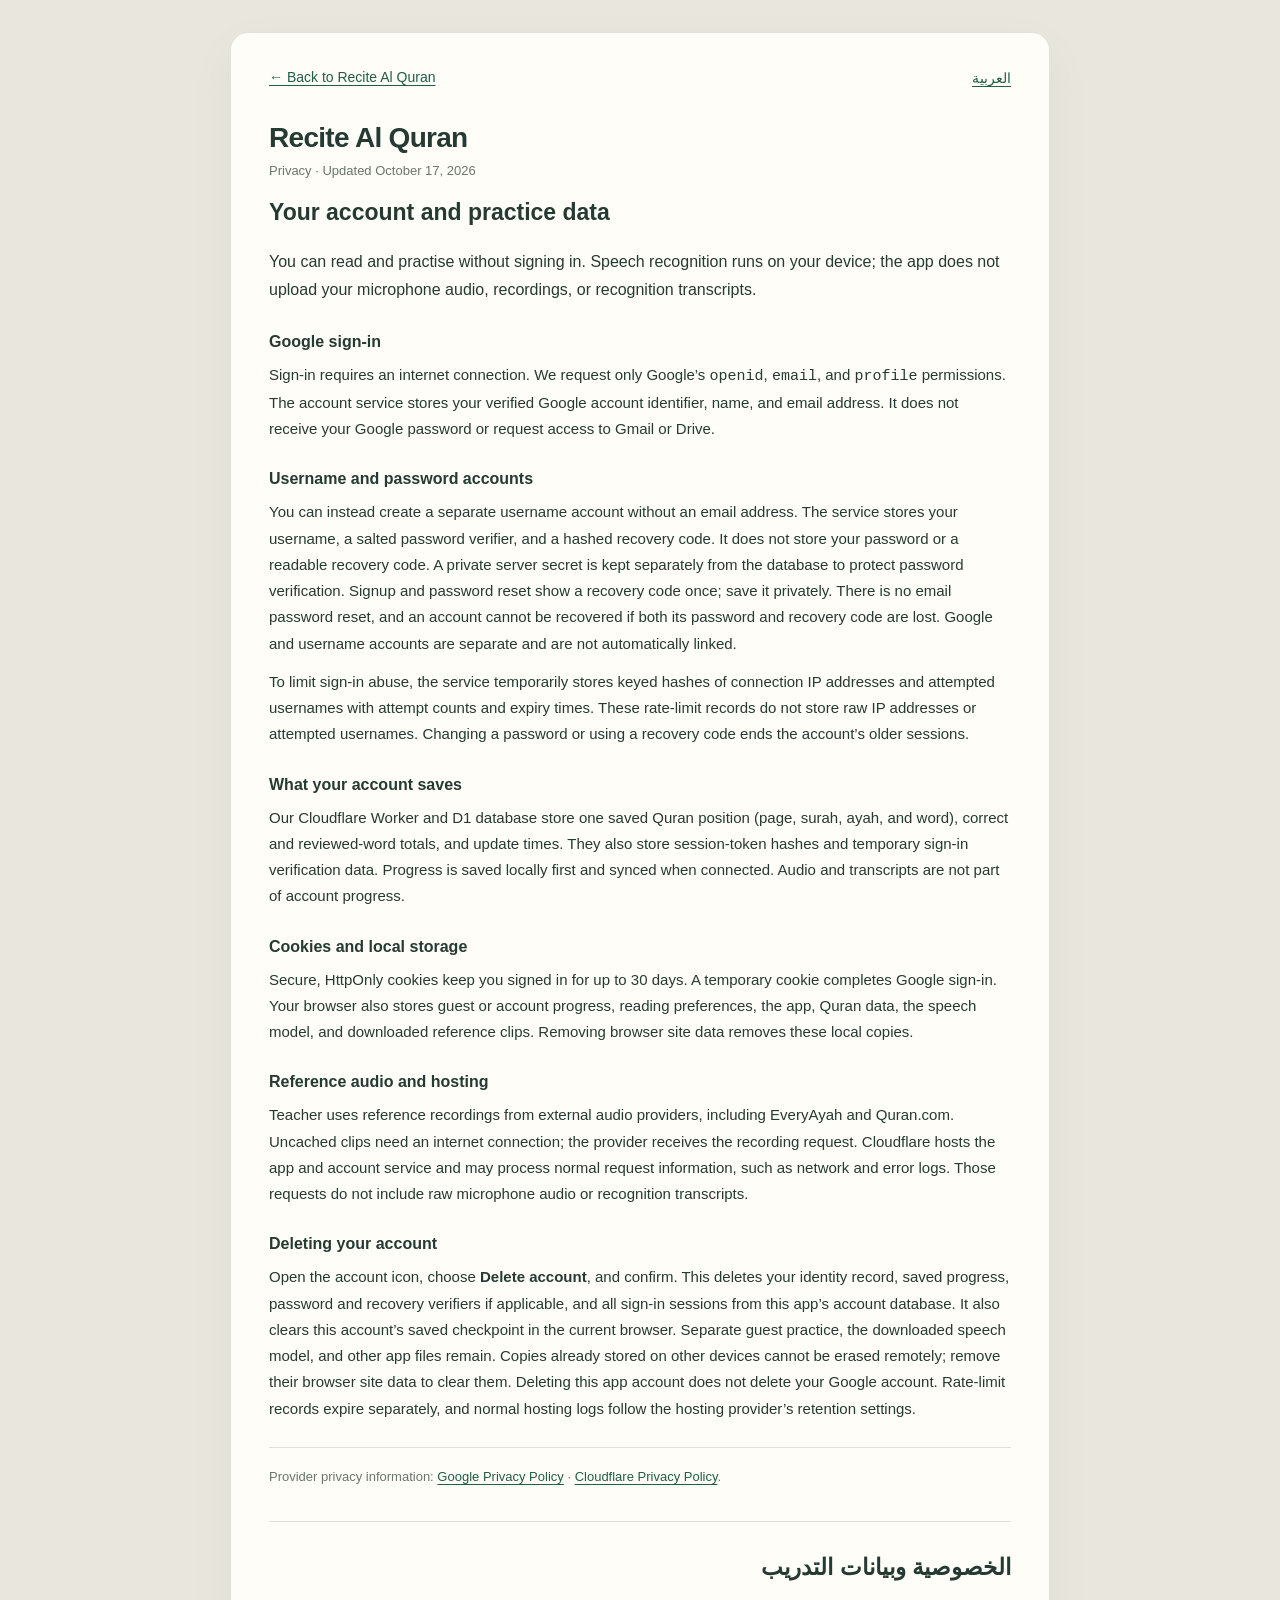
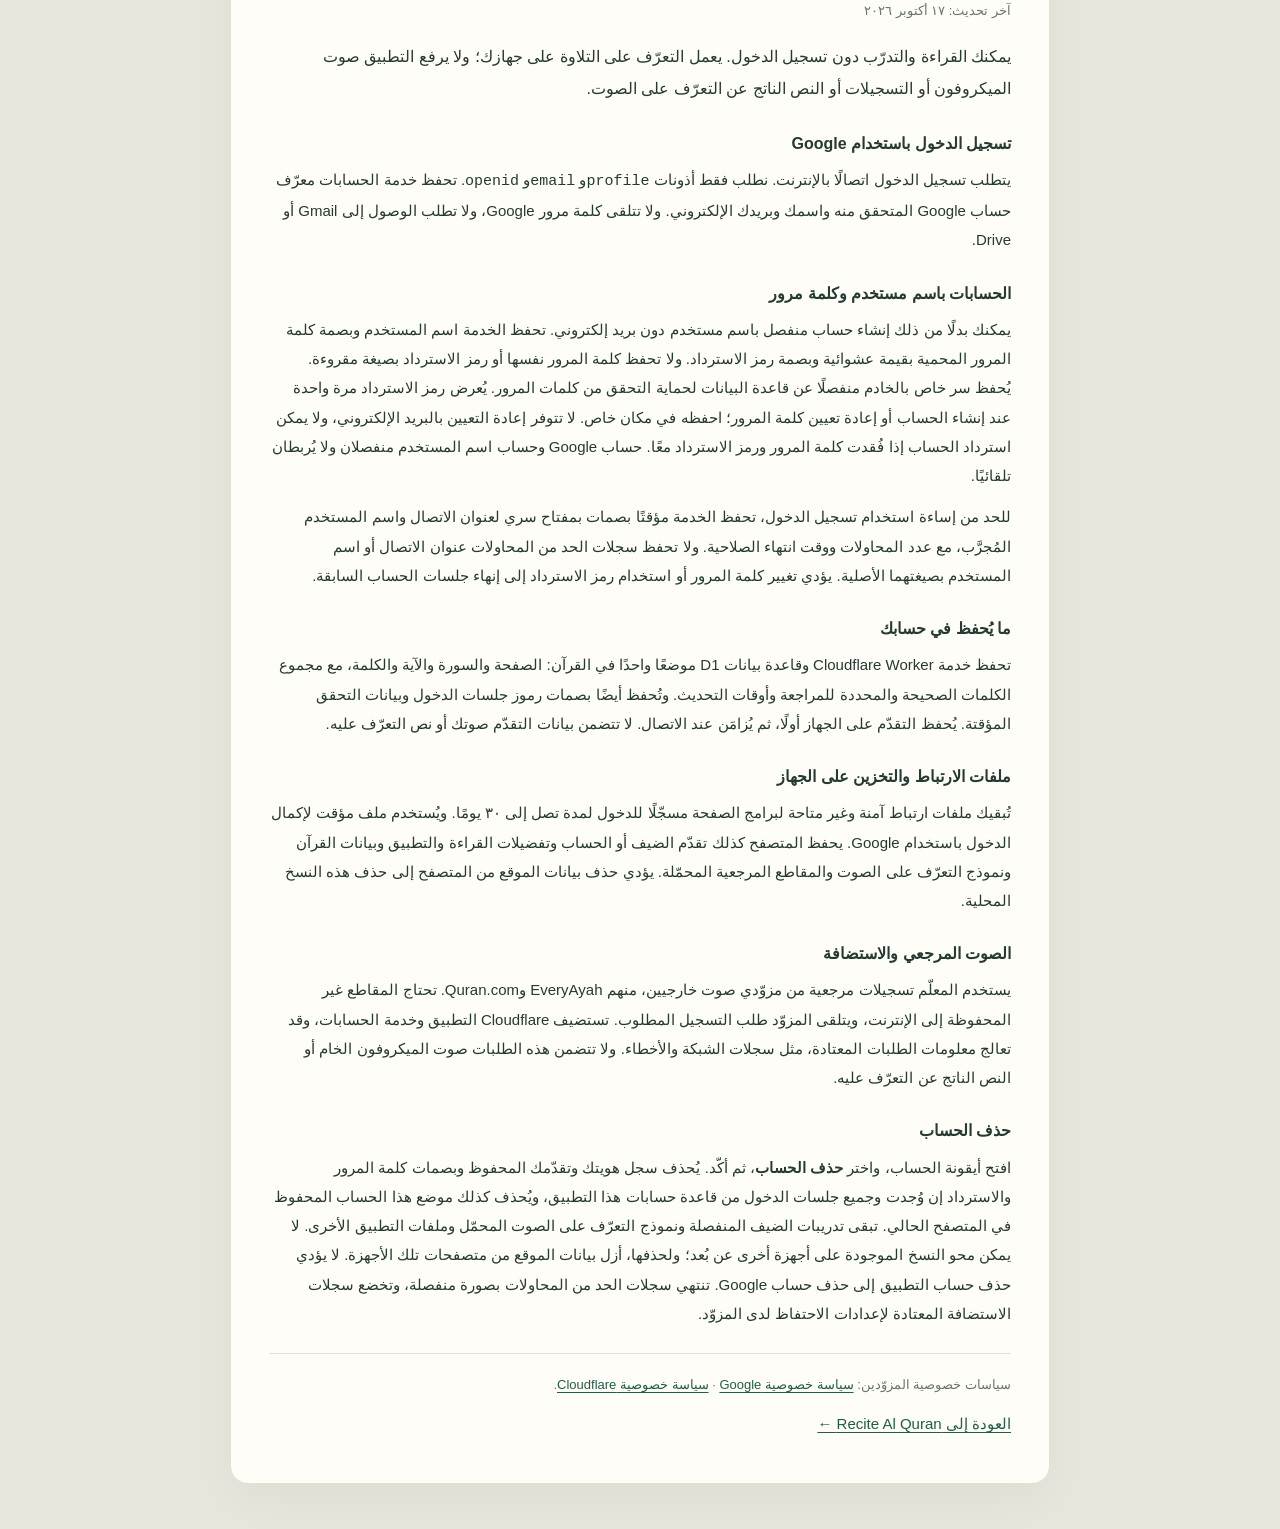
<file: public/privacy.html>
<!doctype html>
<html lang="en">
<head>
  <meta charset="utf-8">
  <meta name="viewport" content="width=device-width, initial-scale=1">
  <meta name="color-scheme" content="light dark">
  <meta name="description" content="How Recite Al Quran handles sign-in, saved progress, local speech recognition, and browser storage.">
  <title>Privacy · Recite Al Quran</title>
  <style>
    :root{font-family:"Segoe UI",Tahoma,sans-serif;color:#253a32;background:#e9e6dd;--paper:#fffdf8;--muted:#69766c;--border:#dce3d8;--green:#215d49;line-height:1.75;color-scheme:light}
    *{box-sizing:border-box}body{margin:0;padding:32px 20px 48px}main{max-width:820px;margin:auto;background:var(--paper);padding:32px 38px;border:1px solid var(--border);border-radius:18px;box-shadow:0 16px 50px #172c1d0b}a{color:var(--green);text-underline-offset:3px}a:focus-visible{outline:3px solid #b89f62;outline-offset:4px}nav{display:flex;justify-content:space-between;gap:16px;flex-wrap:wrap;font-size:14px}h1{font-size:28px;line-height:1.25;font-weight:650;letter-spacing:-.7px;margin:28px 0 5px}h2{font-size:23px;font-weight:600;line-height:1.5;margin:0 0 14px}h3{font-size:16px;font-weight:650;margin:23px 0 6px}p{font-size:15px;margin:0 0 12px}.date,.providers{font-size:13px;color:var(--muted)}.intro{font-size:16px;margin:18px 0 24px}section{scroll-margin-top:24px}section+section{border-top:1px solid var(--border);margin-top:32px;padding-top:28px}[lang=ar]{font-family:Tahoma,"Segoe UI",sans-serif;line-height:1.95}[lang=ar] h2,[lang=ar] h3{letter-spacing:0}.providers{border-top:1px solid var(--border);padding-top:18px;margin-top:25px}
    @media(prefers-color-scheme:dark){:root{color:#e3e8de;background:#0e1712;--paper:#15231b;--muted:#a0afa2;--border:#34483a;--green:#a2d4b3;color-scheme:dark}main{box-shadow:0 16px 50px #0002}}
    @media(max-width:600px){body{padding:14px 12px 28px}main{padding:23px 20px;border-radius:14px}h1{font-size:25px}p{font-size:14px}.intro{font-size:15px}}
  </style>
</head>
<body>
  <main>
    <nav aria-label="Privacy page navigation"><a href="/">← Back to Recite Al Quran</a><a href="#arabic" lang="ar" dir="rtl">العربية</a></nav>
    <h1>Recite Al Quran</h1>
    <p class="date">Privacy · Updated October 17, 2026</p>
    <section id="english" aria-labelledby="english-title">
      <h2 id="english-title">Your account and practice data</h2>
      <p class="intro">You can read and practise without signing in. Speech recognition runs on your device; the app does not upload your microphone audio, recordings, or recognition transcripts.</p>
      <h3>Google sign-in</h3>
      <p>Sign-in requires an internet connection. We request only Google’s <code>openid</code>, <code>email</code>, and <code>profile</code> permissions. The account service stores your verified Google account identifier, name, and email address. It does not receive your Google password or request access to Gmail or Drive.</p>
      <h3>Username and password accounts</h3>
      <p>You can instead create a separate username account without an email address. The service stores your username, a salted password verifier, and a hashed recovery code. It does not store your password or a readable recovery code. A private server secret is kept separately from the database to protect password verification. Signup and password reset show a recovery code once; save it privately. There is no email password reset, and an account cannot be recovered if both its password and recovery code are lost. Google and username accounts are separate and are not automatically linked.</p>
      <p>To limit sign-in abuse, the service temporarily stores keyed hashes of connection IP addresses and attempted usernames with attempt counts and expiry times. These rate-limit records do not store raw IP addresses or attempted usernames. Changing a password or using a recovery code ends the account’s older sessions.</p>
      <h3>What your account saves</h3>
      <p>Our Cloudflare Worker and D1 database store one saved Quran position (page, surah, ayah, and word), correct and reviewed-word totals, and update times. They also store session-token hashes and temporary sign-in verification data. Progress is saved locally first and synced when connected. Audio and transcripts are not part of account progress.</p>
      <h3>Cookies and local storage</h3>
      <p>Secure, HttpOnly cookies keep you signed in for up to 30 days. A temporary cookie completes Google sign-in. Your browser also stores guest or account progress, reading preferences, the app, Quran data, the speech model, and downloaded reference clips. Removing browser site data removes these local copies.</p>
      <h3>Reference audio and hosting</h3>
      <p>Teacher uses reference recordings from external audio providers, including EveryAyah and Quran.com. Uncached clips need an internet connection; the provider receives the recording request. Cloudflare hosts the app and account service and may process normal request information, such as network and error logs. Those requests do not include raw microphone audio or recognition transcripts.</p>
      <h3>Deleting your account</h3>
      <p>Open the account icon, choose <strong>Delete account</strong>, and confirm. This deletes your identity record, saved progress, password and recovery verifiers if applicable, and all sign-in sessions from this app’s account database. It also clears this account’s saved checkpoint in the current browser. Separate guest practice, the downloaded speech model, and other app files remain. Copies already stored on other devices cannot be erased remotely; remove their browser site data to clear them. Deleting this app account does not delete your Google account. Rate-limit records expire separately, and normal hosting logs follow the hosting provider’s retention settings.</p>
      <p class="providers">Provider privacy information: <a href="https://policies.google.com/privacy" rel="noopener noreferrer" target="_blank">Google Privacy Policy</a> · <a href="https://www.cloudflare.com/privacypolicy/" rel="noopener noreferrer" target="_blank">Cloudflare Privacy Policy</a>.</p>
    </section>
    <section id="arabic" lang="ar" dir="rtl" aria-labelledby="arabic-title">
      <h2 id="arabic-title">الخصوصية وبيانات التدريب</h2>
      <p class="date">آخر تحديث: ١٧ أكتوبر ٢٠٢٦</p>
      <p class="intro">يمكنك القراءة والتدرّب دون تسجيل الدخول. يعمل التعرّف على التلاوة على جهازك؛ ولا يرفع التطبيق صوت الميكروفون أو التسجيلات أو النص الناتج عن التعرّف على الصوت.</p>
      <h3>تسجيل الدخول باستخدام Google</h3>
      <p>يتطلب تسجيل الدخول اتصالًا بالإنترنت. نطلب فقط أذونات <bdi><code>openid</code> و<code>email</code> و<code>profile</code></bdi>. تحفظ خدمة الحسابات معرّف حساب Google المتحقق منه واسمك وبريدك الإلكتروني. ولا تتلقى كلمة مرور Google، ولا تطلب الوصول إلى Gmail أو Drive.</p>
      <h3>الحسابات باسم مستخدم وكلمة مرور</h3>
      <p>يمكنك بدلًا من ذلك إنشاء حساب منفصل باسم مستخدم دون بريد إلكتروني. تحفظ الخدمة اسم المستخدم وبصمة كلمة المرور المحمية بقيمة عشوائية وبصمة رمز الاسترداد. ولا تحفظ كلمة المرور نفسها أو رمز الاسترداد بصيغة مقروءة. يُحفظ سر خاص بالخادم منفصلًا عن قاعدة البيانات لحماية التحقق من كلمات المرور. يُعرض رمز الاسترداد مرة واحدة عند إنشاء الحساب أو إعادة تعيين كلمة المرور؛ احفظه في مكان خاص. لا تتوفر إعادة التعيين بالبريد الإلكتروني، ولا يمكن استرداد الحساب إذا فُقدت كلمة المرور ورمز الاسترداد معًا. حساب Google وحساب اسم المستخدم منفصلان ولا يُربطان تلقائيًا.</p>
      <p>للحد من إساءة استخدام تسجيل الدخول، تحفظ الخدمة مؤقتًا بصمات بمفتاح سري لعنوان الاتصال واسم المستخدم المُجرَّب، مع عدد المحاولات ووقت انتهاء الصلاحية. ولا تحفظ سجلات الحد من المحاولات عنوان الاتصال أو اسم المستخدم بصيغتهما الأصلية. يؤدي تغيير كلمة المرور أو استخدام رمز الاسترداد إلى إنهاء جلسات الحساب السابقة.</p>
      <h3>ما يُحفظ في حسابك</h3>
      <p>تحفظ خدمة Cloudflare Worker وقاعدة بيانات D1 موضعًا واحدًا في القرآن: الصفحة والسورة والآية والكلمة، مع مجموع الكلمات الصحيحة والمحددة للمراجعة وأوقات التحديث. وتُحفظ أيضًا بصمات رموز جلسات الدخول وبيانات التحقق المؤقتة. يُحفظ التقدّم على الجهاز أولًا، ثم يُزامَن عند الاتصال. لا تتضمن بيانات التقدّم صوتك أو نص التعرّف عليه.</p>
      <h3>ملفات الارتباط والتخزين على الجهاز</h3>
      <p>تُبقيك ملفات ارتباط آمنة وغير متاحة لبرامج الصفحة مسجّلًا للدخول لمدة تصل إلى ٣٠ يومًا. ويُستخدم ملف مؤقت لإكمال الدخول باستخدام Google. يحفظ المتصفح كذلك تقدّم الضيف أو الحساب وتفضيلات القراءة والتطبيق وبيانات القرآن ونموذج التعرّف على الصوت والمقاطع المرجعية المحمّلة. يؤدي حذف بيانات الموقع من المتصفح إلى حذف هذه النسخ المحلية.</p>
      <h3>الصوت المرجعي والاستضافة</h3>
      <p>يستخدم المعلّم تسجيلات مرجعية من مزوّدي صوت خارجيين، منهم EveryAyah وQuran.com. تحتاج المقاطع غير المحفوظة إلى الإنترنت، ويتلقى المزوّد طلب التسجيل المطلوب. تستضيف Cloudflare التطبيق وخدمة الحسابات، وقد تعالج معلومات الطلبات المعتادة، مثل سجلات الشبكة والأخطاء. ولا تتضمن هذه الطلبات صوت الميكروفون الخام أو النص الناتج عن التعرّف عليه.</p>
      <h3>حذف الحساب</h3>
      <p>افتح أيقونة الحساب، واختر <strong>حذف الحساب</strong>، ثم أكّد. يُحذف سجل هويتك وتقدّمك المحفوظ وبصمات كلمة المرور والاسترداد إن وُجدت وجميع جلسات الدخول من قاعدة حسابات هذا التطبيق، ويُحذف كذلك موضع هذا الحساب المحفوظ في المتصفح الحالي. تبقى تدريبات الضيف المنفصلة ونموذج التعرّف على الصوت المحمّل وملفات التطبيق الأخرى. لا يمكن محو النسخ الموجودة على أجهزة أخرى عن بُعد؛ ولحذفها، أزل بيانات الموقع من متصفحات تلك الأجهزة. لا يؤدي حذف حساب التطبيق إلى حذف حساب Google. تنتهي سجلات الحد من المحاولات بصورة منفصلة، وتخضع سجلات الاستضافة المعتادة لإعدادات الاحتفاظ لدى المزوّد.</p>
      <p class="providers">سياسات خصوصية المزوّدين: <a href="https://policies.google.com/privacy" rel="noopener noreferrer" target="_blank">سياسة خصوصية Google</a> · <a href="https://www.cloudflare.com/privacypolicy/" rel="noopener noreferrer" target="_blank">سياسة خصوصية Cloudflare</a>.</p>
      <p><a href="/">العودة إلى Recite Al Quran ←</a></p>
    </section>
  </main>
</body>
</html>
</file>
